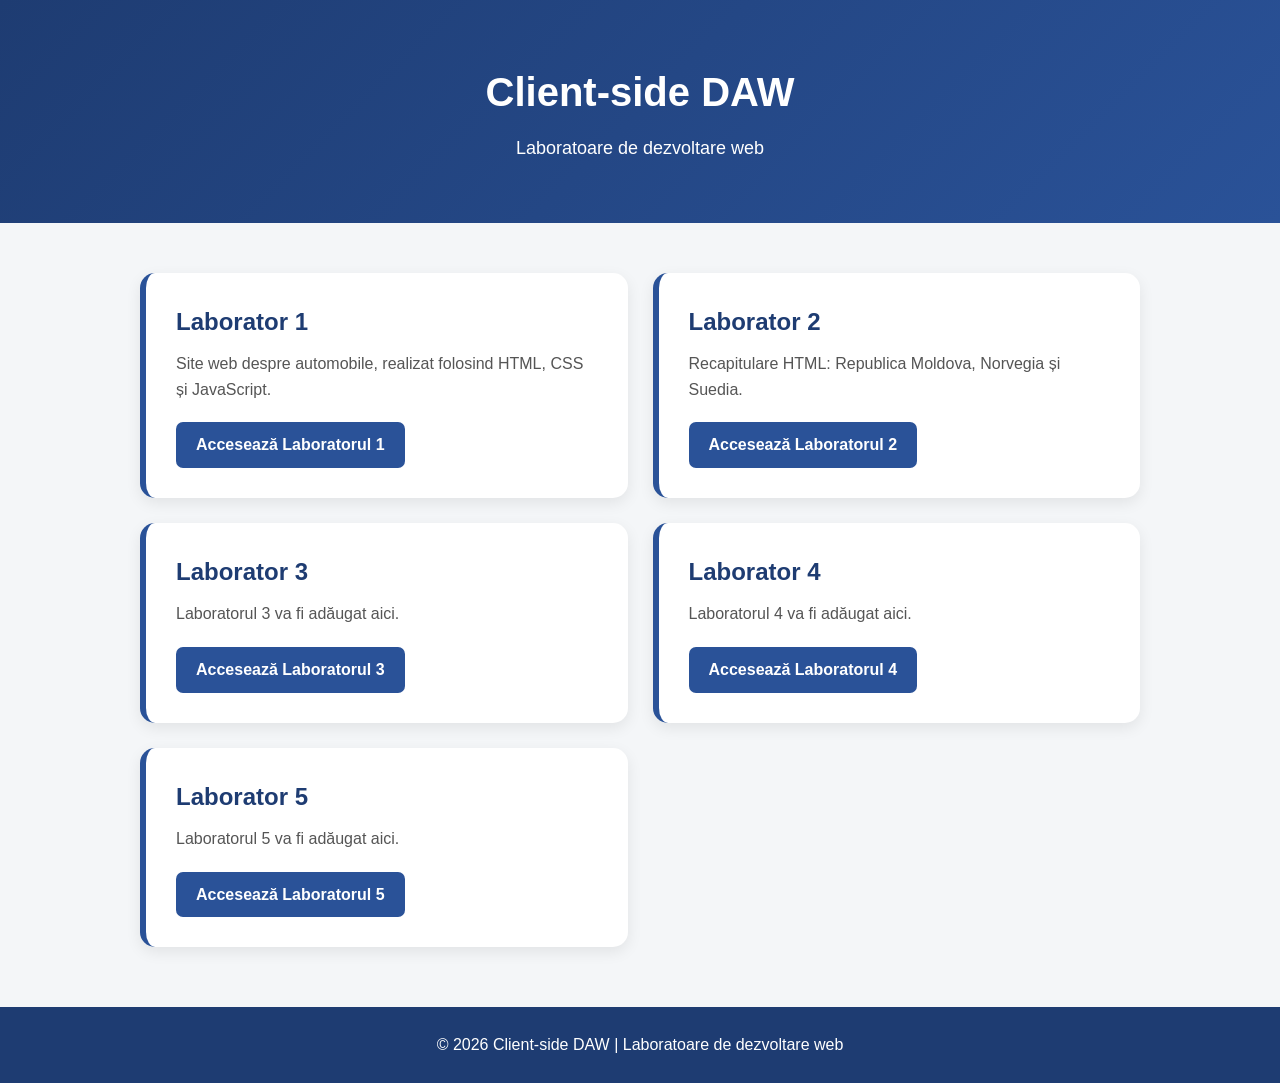
<file: index.html>
<!DOCTYPE html>
<html lang="ro">
<head>
    <meta charset="UTF-8">
    <meta name="viewport" content="width=device-width, initial-scale=1.0">

    <title>Client-side DAW - Laboratoare</title>

    <style>
        * {
            margin: 0;
            padding: 0;
            box-sizing: border-box;
        }

        body {
            font-family: Arial, sans-serif;
            background-color: #f4f6f8;
            color: #2c2c2c;
            line-height: 1.6;
        }

        header {
            background: linear-gradient(135deg, #1e3c72, #2a5298);
            color: white;
            text-align: center;
            padding: 60px 20px;
        }

        header h1 {
            font-size: 40px;
            margin-bottom: 10px;
        }

        header p {
            font-size: 18px;
        }

        main {
            width: 90%;
            max-width: 1000px;
            margin: 50px auto;
        }

        .laboratoare {
            display: grid;
            grid-template-columns: repeat(2, 1fr);
            gap: 25px;
        }

        .laborator {
            background-color: white;
            padding: 30px;
            border-radius: 15px;
            box-shadow: 0 5px 15px rgba(0, 0, 0, 0.08);
            border-left: 6px solid #2a5298;
            transition: transform 0.3s, box-shadow 0.3s;
        }

        .laborator:hover {
            transform: translateY(-5px);
            box-shadow: 0 10px 25px rgba(0, 0, 0, 0.12);
        }

        .laborator h2 {
            color: #1e3c72;
            margin-bottom: 10px;
        }

        .laborator p {
            margin-bottom: 20px;
            color: #555;
        }

        .laborator a {
            display: inline-block;
            background-color: #2a5298;
            color: white;
            text-decoration: none;
            padding: 10px 20px;
            border-radius: 7px;
            font-weight: bold;
            transition: background-color 0.3s;
        }

        .laborator a:hover {
            background-color: #1e3c72;
        }

        footer {
            background-color: #1e3c72;
            color: white;
            text-align: center;
            padding: 25px;
            margin-top: 60px;
        }

        @media (max-width: 700px) {
            header h1 {
                font-size: 30px;
            }

            .laboratoare {
                grid-template-columns: 1fr;
            }

            main {
                width: 95%;
            }
        }
    </style>
</head>

<body>

    <header>
        <h1>Client-side DAW</h1>
        <p>Laboratoare de dezvoltare web</p>
    </header>

    <main>

        <div class="laboratoare">

            <div class="laborator">
                <h2>Laborator 1</h2>
                <p>Site web despre automobile, realizat folosind HTML, CSS și JavaScript.</p>
                <a href="Laborator%201/index.html">Accesează Laboratorul 1</a>
            </div>

            <div class="laborator">
                <h2>Laborator 2</h2>
                <p>Recapitulare HTML: Republica Moldova, Norvegia și Suedia.</p>
                <a href="Laborator%202/index.html">Accesează Laboratorul 2</a>
            </div>

            <div class="laborator">
                <h2>Laborator 3</h2>
                <p>Laboratorul 3 va fi adăugat aici.</p>
                <a href="Laborator%203/index.html">Accesează Laboratorul 3</a>
            </div>

            <div class="laborator">
                <h2>Laborator 4</h2>
                <p>Laboratorul 4 va fi adăugat aici.</p>
                <a href="Laborator%204/index.html">Accesează Laboratorul 4</a>
            </div>

            <div class="laborator">
                <h2>Laborator 5</h2>
                <p>Laboratorul 5 va fi adăugat aici.</p>
                <a href="Laborator%205/index.html">Accesează Laboratorul 5</a>
            </div>

        </div>

    </main>

    <footer>
        <p>&copy; 2026 Client-side DAW | Laboratoare de dezvoltare web</p>
    </footer>

</body>
</html>
</file>
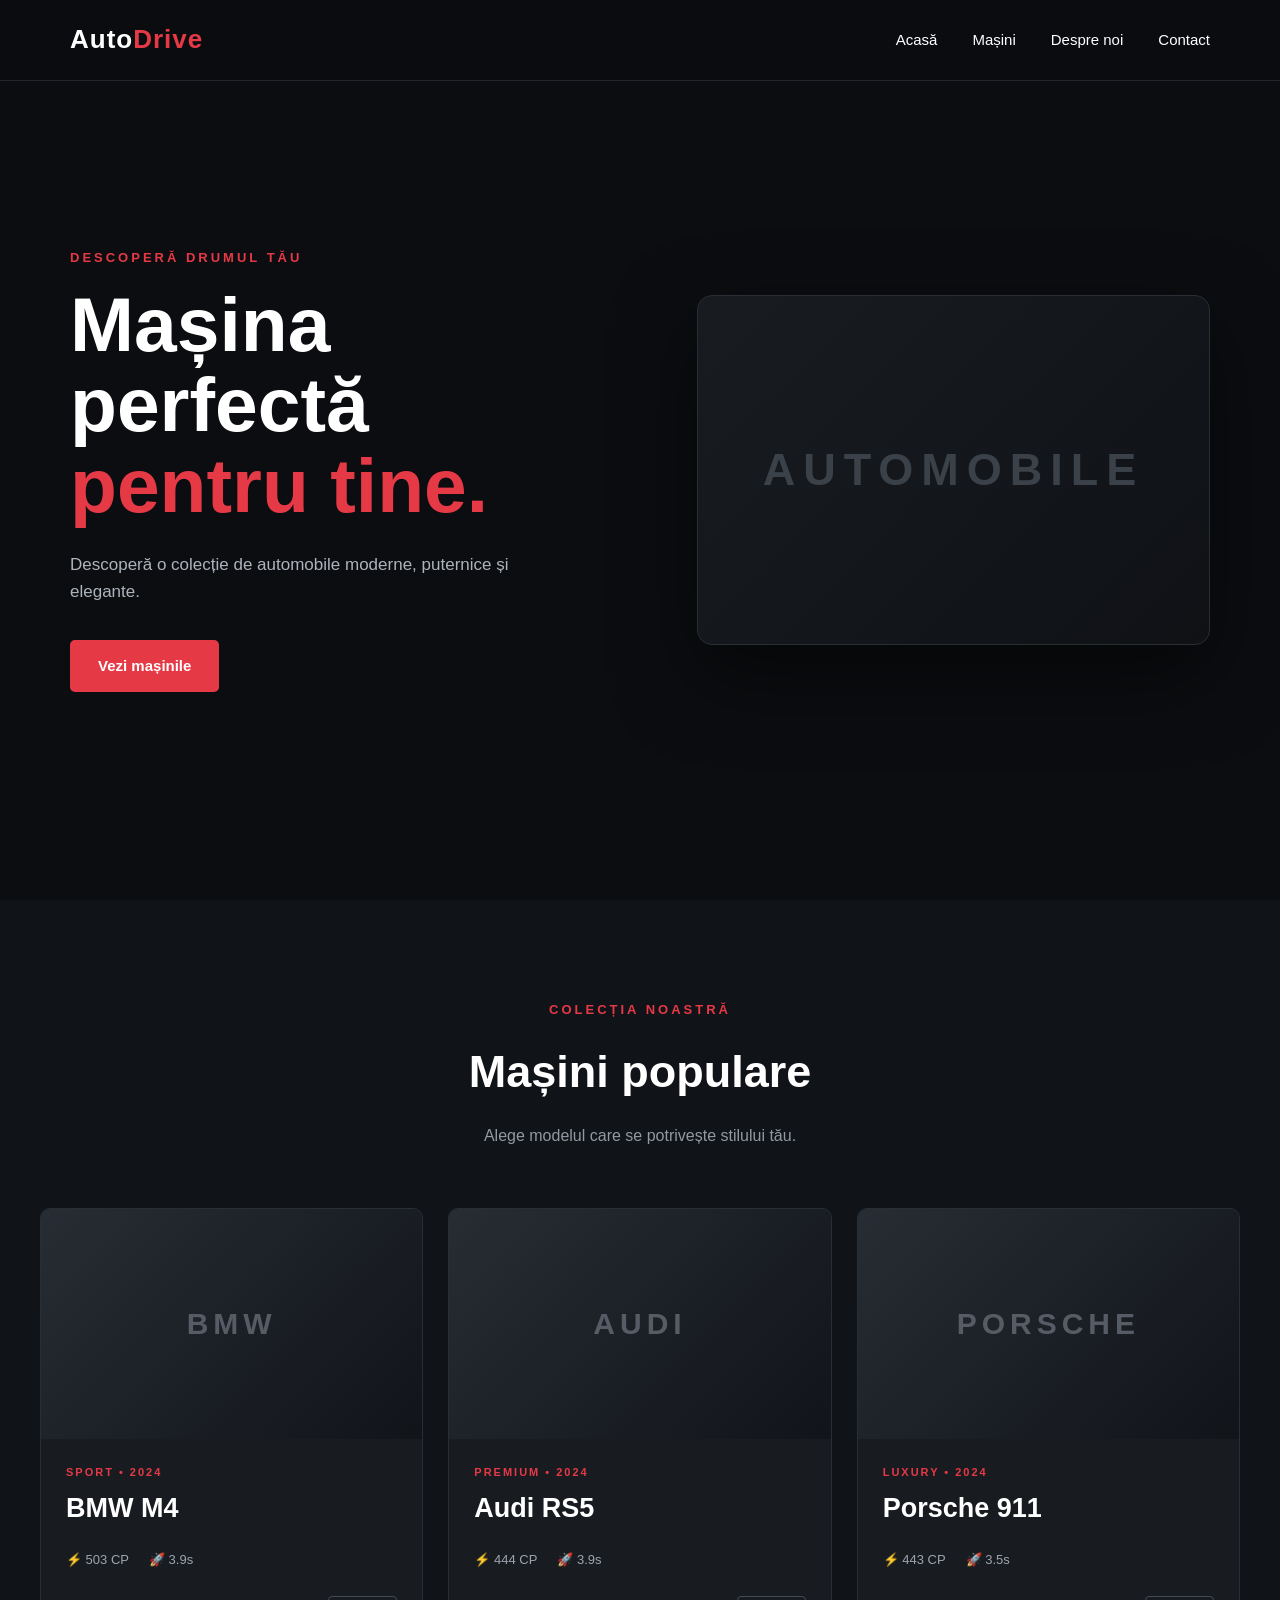
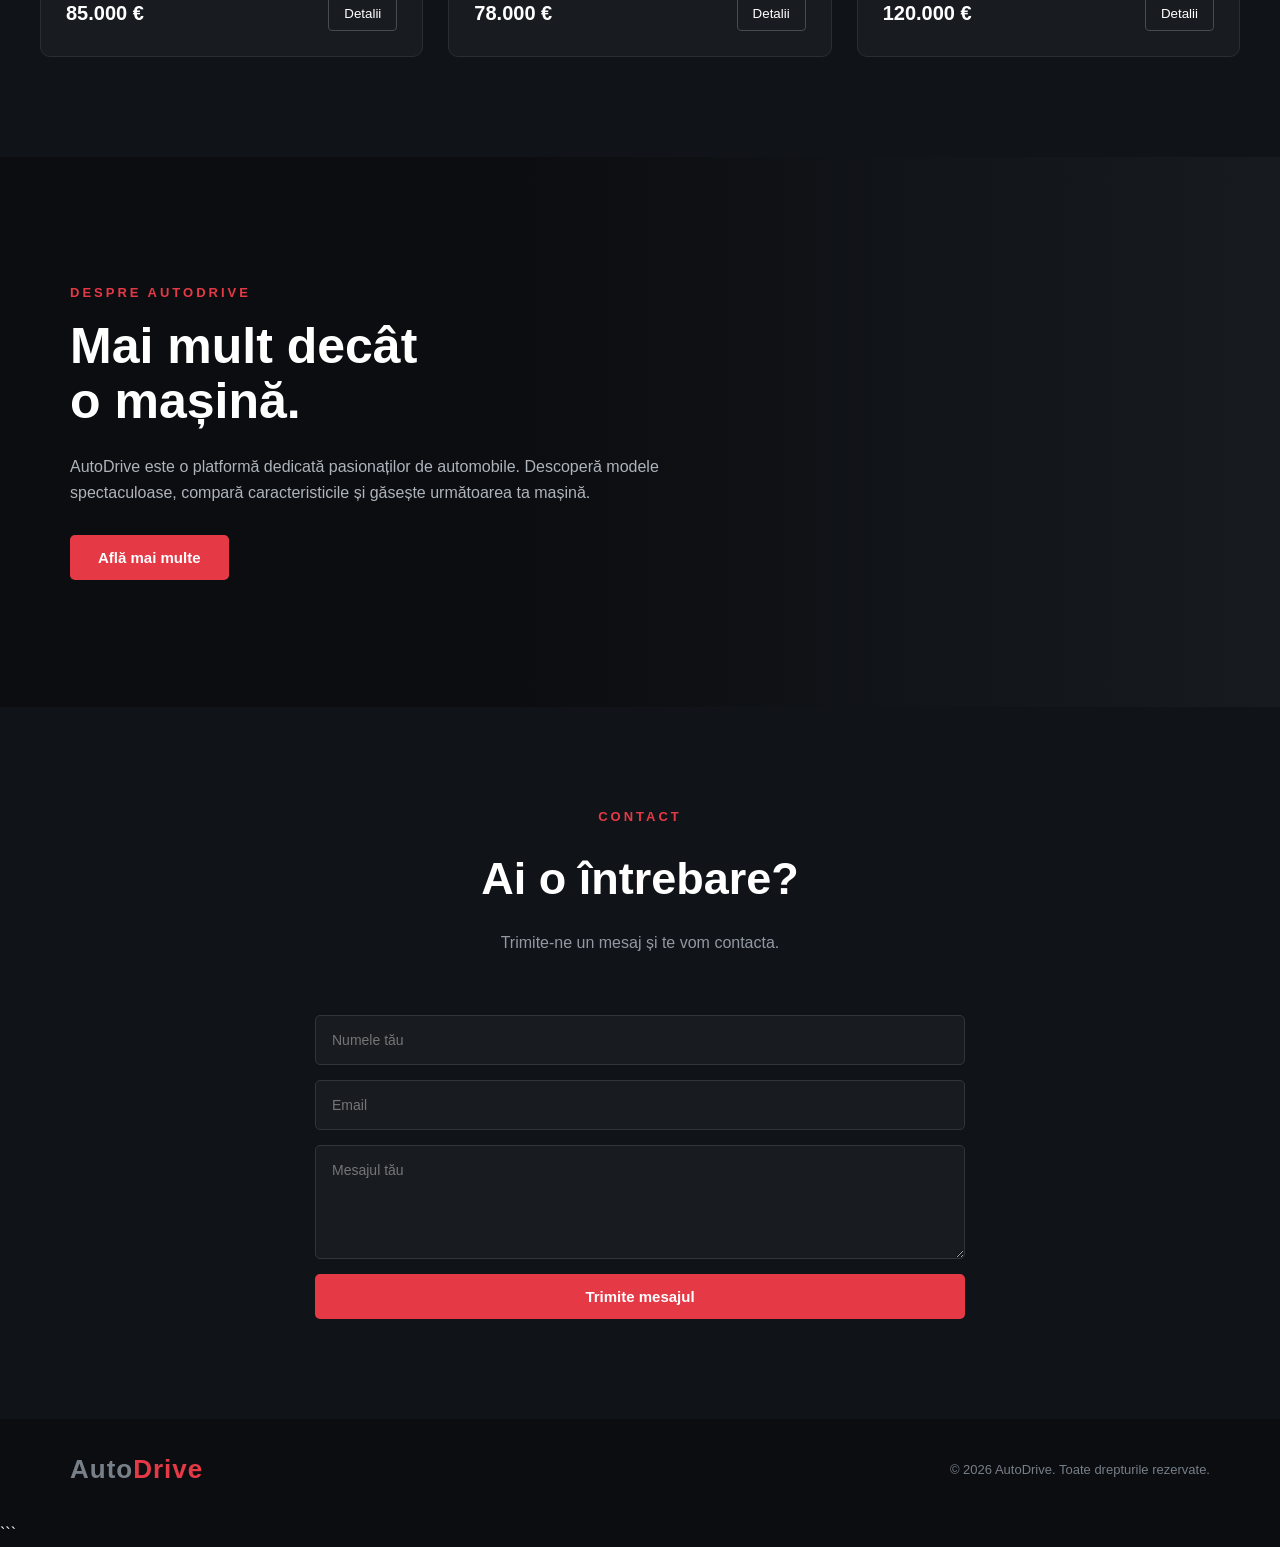
<file: Laborator 1/index.html>
<!DOCTYPE html>
<html lang="ro">
<head>
    <meta charset="UTF-8">
    <meta name="viewport" content="width=device-width, initial-scale=1.0">
    <title>AutoDrive - Mașini Premium</title>

    <link rel="stylesheet" href="style.css">
</head>

<body>

    <!-- Navigare -->
    <header>
        <nav class="navbar">
            <div class="logo">Auto<span>Drive</span></div>

            <ul class="nav-links">
                <li><a href="#home">Acasă</a></li>
                <li><a href="#cars">Mașini</a></li>
                <li><a href="#about">Despre noi</a></li>
                <li><a href="#contact">Contact</a></li>
            </ul>

            <button class="menu-btn">☰</button>
        </nav>
    </header>


    <!-- Secțiunea principală -->
    <main>

        <section id="home" class="hero">
            <div class="hero-content">
                <p class="subtitle">DESCOPERĂ DRUMUL TĂU</p>

                <h1>
                    Mașina perfectă<br>
                    <span>pentru tine.</span>
                </h1>

                <p class="hero-text">
                    Descoperă o colecție de automobile moderne,
                    puternice și elegante.
                </p>

                <a href="#cars" class="btn">Vezi mașinile</a>
            </div>

            <div class="hero-car">
                <div class="car-placeholder">AUTOMOBILE</div>
            </div>
        </section>


        <!-- Mașini -->
        <section id="cars" class="cars-section">

            <div class="section-title">
                <p class="subtitle">COLECȚIA NOASTRĂ</p>
                <h2>Mașini populare</h2>
                <p>
                    Alege modelul care se potrivește stilului tău.
                </p>
            </div>


            <div class="cars-container">

                <!-- Mașina 1 -->
                <article class="car-card">
                    <div class="car-image">
                        <span>BMW</span>
                    </div>

                    <div class="car-info">
                        <p class="car-type">SPORT • 2024</p>
                        <h3>BMW M4</h3>

                        <div class="car-details">
                            <span>⚡ 503 CP</span>
                            <span>🚀 3.9s</span>
                        </div>

                        <div class="car-bottom">
                            <strong>85.000 €</strong>
                            <button class="details-btn"
                                    onclick="showMessage('BMW M4')">
                                Detalii
                            </button>
                        </div>
                    </div>
                </article>


                <!-- Mașina 2 -->
                <article class="car-card">
                    <div class="car-image">
                        <span>AUDI</span>
                    </div>

                    <div class="car-info">
                        <p class="car-type">PREMIUM • 2024</p>
                        <h3>Audi RS5</h3>

                        <div class="car-details">
                            <span>⚡ 444 CP</span>
                            <span>🚀 3.9s</span>
                        </div>

                        <div class="car-bottom">
                            <strong>78.000 €</strong>
                            <button class="details-btn"
                                    onclick="showMessage('Audi RS5')">
                                Detalii
                            </button>
                        </div>
                    </div>
                </article>


                <!-- Mașina 3 -->
                <article class="car-card">
                    <div class="car-image">
                        <span>PORSCHE</span>
                    </div>

                    <div class="car-info">
                        <p class="car-type">LUXURY • 2024</p>
                        <h3>Porsche 911</h3>

                        <div class="car-details">
                            <span>⚡ 443 CP</span>
                            <span>🚀 3.5s</span>
                        </div>

                        <div class="car-bottom">
                            <strong>120.000 €</strong>
                            <button class="details-btn"
                                    onclick="showMessage('Porsche 911')">
                                Detalii
                            </button>
                        </div>
                    </div>
                </article>

            </div>
        </section>


        <!-- Despre noi -->
        <section id="about" class="about-section">

            <div class="about-content">
                <p class="subtitle">DESPRE AUTODRIVE</p>

                <h2>
                    Mai mult decât<br>
                    o mașină.
                </h2>

                <p>
                    AutoDrive este o platformă dedicată pasionaților
                    de automobile. Descoperă modele spectaculoase,
                    compară caracteristicile și găsește următoarea
                    ta mașină.
                </p>

                <button class="btn" onclick="showAboutMessage()">
                    Află mai multe
                </button>
            </div>

        </section>


        <!-- Contact -->
        <section id="contact" class="contact-section">

            <div class="section-title">
                <p class="subtitle">CONTACT</p>
                <h2>Ai o întrebare?</h2>
                <p>
                    Trimite-ne un mesaj și te vom contacta.
                </p>
            </div>

            <form id="contactForm">

                <input
                    type="text"
                    id="name"
                    placeholder="Numele tău"
                    required
                >

                <input
                    type="email"
                    id="email"
                    placeholder="Email"
                    required
                >

                <textarea
                    id="message"
                    placeholder="Mesajul tău"
                    rows="5"
                    required
                ></textarea>

                <button type="submit" class="btn">
                    Trimite mesajul
                </button>

            </form>

        </section>

    </main>


    <!-- Footer -->
    <footer>
        <div class="logo">Auto<span>Drive</span></div>

        <p>
            © 2026 AutoDrive. Toate drepturile rezervate.
        </p>
    </footer>


    <script src="script.js"></script>

</body>
</html>
```
</file>
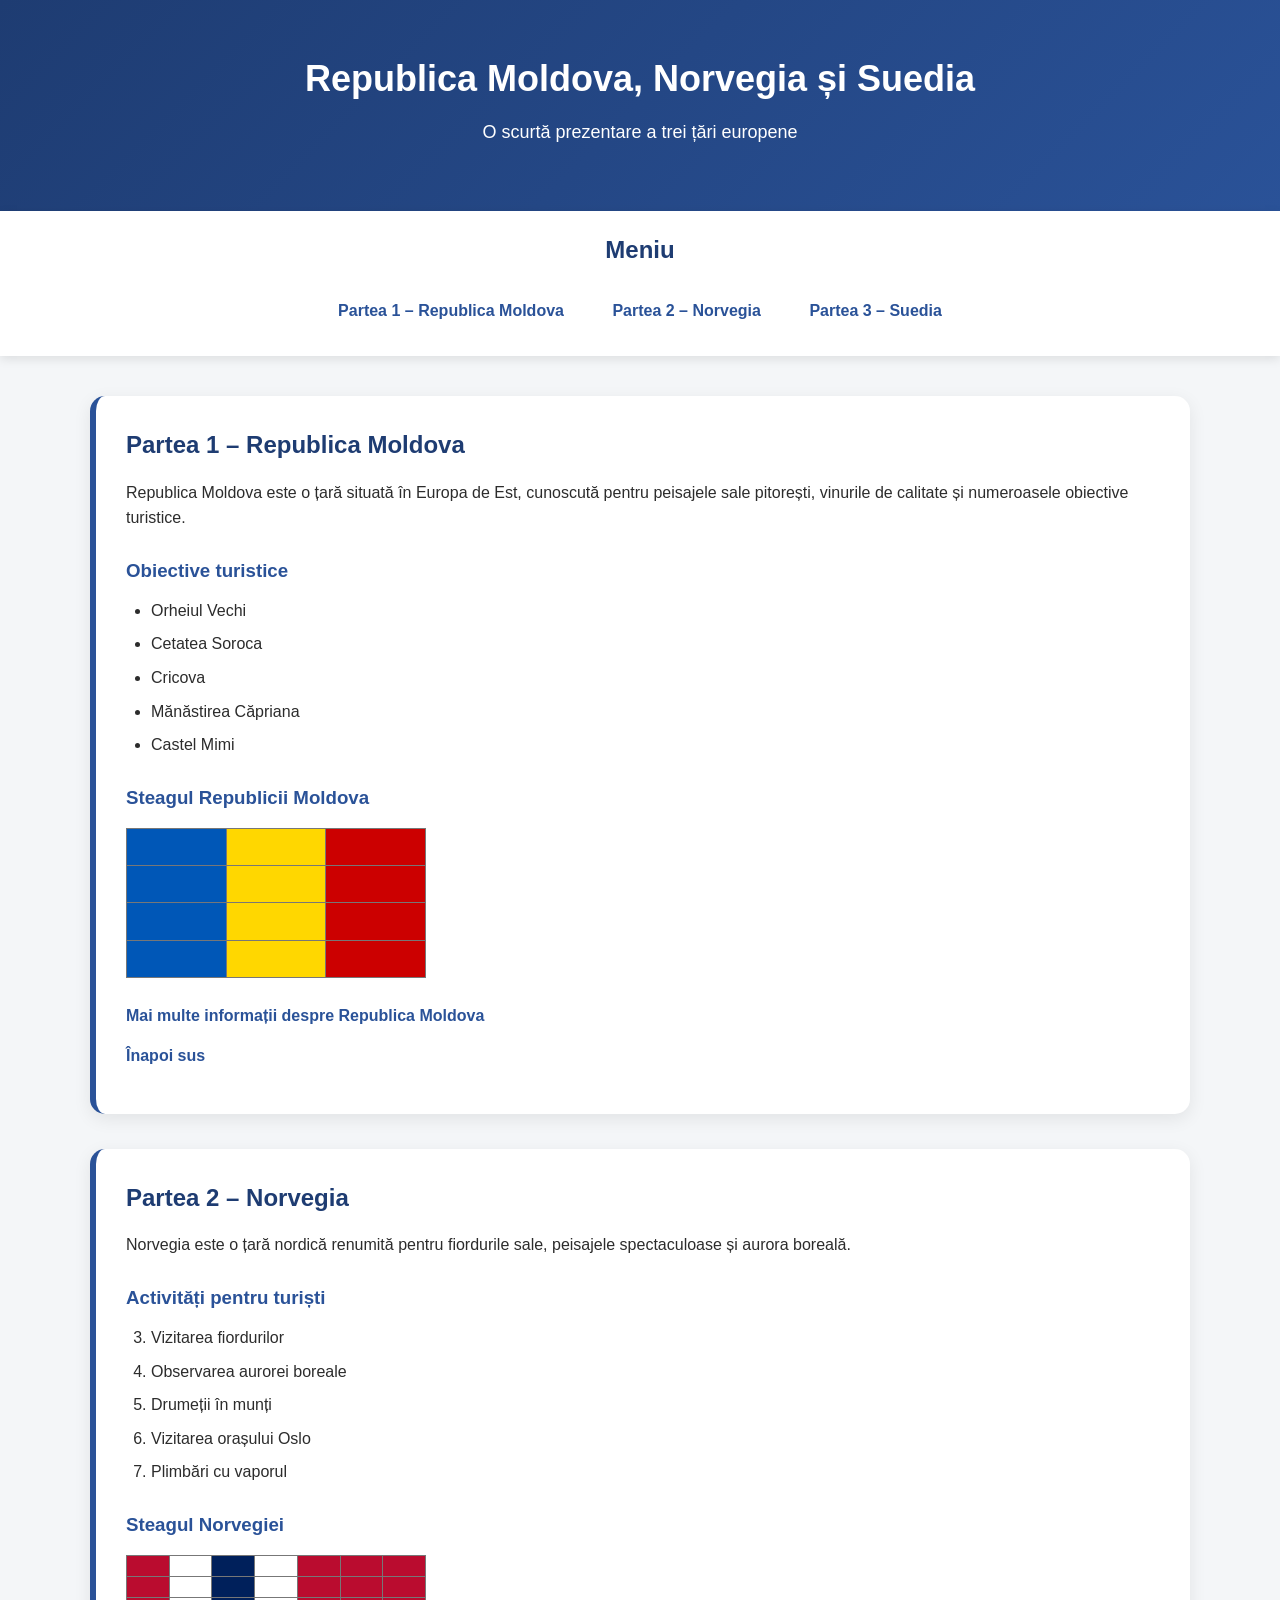
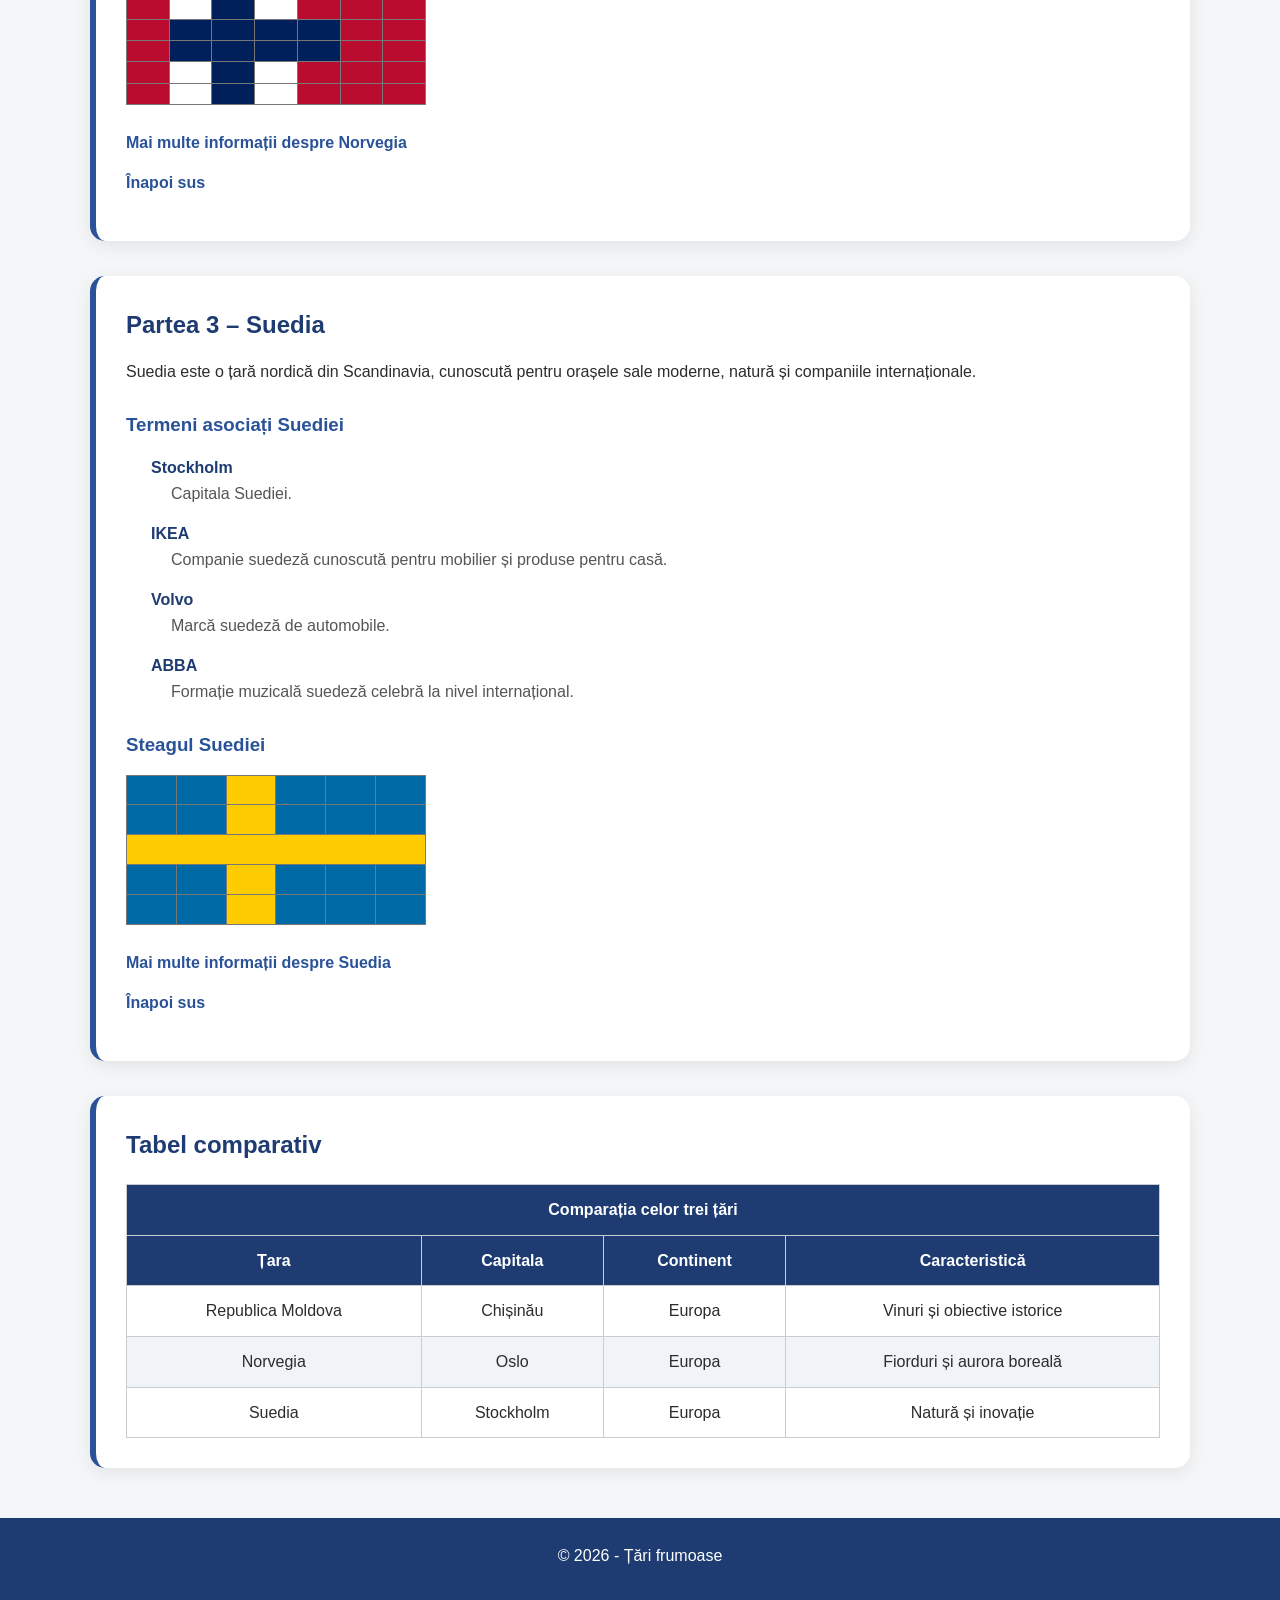
<file: Laborator 2/index.html>
<!DOCTYPE html>
<html lang="ro">

<head>
    <meta charset="UTF-8">
    <meta name="viewport" content="width=device-width, initial-scale=1.0">

    <title>Republica Moldova, Norvegia și Suedia</title>

    <link rel="stylesheet" href="style.css">
</head>

<body>

    <!-- HEADER -->
    <header id="top">
        <h1>Republica Moldova, Norvegia și Suedia</h1>

        <p>
            O scurtă prezentare a trei țări europene
        </p>
    </header>


    <!-- MENIU -->
    <nav>
        <h2>Meniu</h2>

        <a href="#moldova">Partea 1 – Republica Moldova</a>

        <a href="#norvegia">Partea 2 – Norvegia</a>

        <a href="#suedia">Partea 3 – Suedia</a>
    </nav>


    <!-- CONTINUT PRINCIPAL -->
    <main>


        <!-- REPUBLICA MOLDOVA -->
        <div id="moldova">

            <section>

                <article>

                    <h2>Partea 1 – Republica Moldova</h2>

                    <p>
                        Republica Moldova este o țară situată în Europa de Est,
                        cunoscută pentru peisajele sale pitorești, vinurile de
                        calitate și numeroasele obiective turistice.
                    </p>


                    <h3>Obiective turistice</h3>

                    <ul>
                        <li>Orheiul Vechi</li>
                        <li>Cetatea Soroca</li>
                        <li>Cricova</li>
                        <li>Mănăstirea Căpriana</li>
                        <li>Castel Mimi</li>
                    </ul>


                    <h3>Steagul Republicii Moldova</h3>

                    <table class="flag moldova-flag">
                        <tr>
                            <td bgcolor="#0057B7"></td>
                            <td bgcolor="#FFD700"></td>
                            <td bgcolor="#CC0000"></td>
                        </tr>

                        <tr>
                            <td bgcolor="#0057B7"></td>
                            <td bgcolor="#FFD700"></td>
                            <td bgcolor="#CC0000"></td>
                        </tr>

                        <tr>
                            <td bgcolor="#0057B7"></td>
                            <td bgcolor="#FFD700"></td>
                            <td bgcolor="#CC0000"></td>
                        </tr>

                        <tr>
                            <td bgcolor="#0057B7"></td>
                            <td bgcolor="#FFD700"></td>
                            <td bgcolor="#CC0000"></td>
                        </tr>
                    </table>


                    <p>
                        <a href="https://ro.wikipedia.org/wiki/Republica_Moldova"
                           target="_blank">
                            Mai multe informații despre Republica Moldova
                        </a>
                    </p>


                    <p>
                        <a href="#top">Înapoi sus</a>
                    </p>

                </article>

            </section>

        </div>


        <!-- NORVEGIA -->
        <div id="norvegia">

            <section>

                <article>

                    <h2>Partea 2 – Norvegia</h2>

                    <p>
                        Norvegia este o țară nordică renumită pentru fiordurile
                        sale, peisajele spectaculoase și aurora boreală.
                    </p>


                    <h3>Activități pentru turiști</h3>

                    <ol start="3">
                        <li>Vizitarea fiordurilor</li>
                        <li>Observarea aurorei boreale</li>
                        <li>Drumeții în munți</li>
                        <li>Vizitarea orașului Oslo</li>
                        <li>Plimbări cu vaporul</li>
                    </ol>


                    <h3>Steagul Norvegiei</h3>

                    <table class="flag norway-flag">

                        <tr>
                            <td bgcolor="#BA0C2F"></td>
                            <td bgcolor="#FFFFFF"></td>
                            <td bgcolor="#00205B"></td>
                            <td bgcolor="#FFFFFF"></td>
                            <td bgcolor="#BA0C2F"></td>
                            <td bgcolor="#BA0C2F"></td>
                            <td bgcolor="#BA0C2F"></td>
                        </tr>

                        <tr>
                            <td bgcolor="#BA0C2F"></td>
                            <td bgcolor="#FFFFFF"></td>
                            <td bgcolor="#00205B"></td>
                            <td bgcolor="#FFFFFF"></td>
                            <td bgcolor="#BA0C2F"></td>
                            <td bgcolor="#BA0C2F"></td>
                            <td bgcolor="#BA0C2F"></td>
                        </tr>

                        <tr>
                            <td bgcolor="#BA0C2F"></td>
                            <td bgcolor="#FFFFFF"></td>
                            <td bgcolor="#00205B"></td>
                            <td bgcolor="#FFFFFF"></td>
                            <td bgcolor="#BA0C2F"></td>
                            <td bgcolor="#BA0C2F"></td>
                            <td bgcolor="#BA0C2F"></td>
                        </tr>

                        <tr>
                            <td bgcolor="#BA0C2F"></td>
                            <td bgcolor="#00205B"></td>
                            <td bgcolor="#00205B"></td>
                            <td bgcolor="#00205B"></td>
                            <td bgcolor="#00205B"></td>
                            <td bgcolor="#BA0C2F"></td>
                            <td bgcolor="#BA0C2F"></td>
                        </tr>

                        <tr>
                            <td bgcolor="#BA0C2F"></td>
                            <td bgcolor="#00205B"></td>
                            <td bgcolor="#00205B"></td>
                            <td bgcolor="#00205B"></td>
                            <td bgcolor="#00205B"></td>
                            <td bgcolor="#BA0C2F"></td>
                            <td bgcolor="#BA0C2F"></td>
                        </tr>

                        <tr>
                            <td bgcolor="#BA0C2F"></td>
                            <td bgcolor="#FFFFFF"></td>
                            <td bgcolor="#00205B"></td>
                            <td bgcolor="#FFFFFF"></td>
                            <td bgcolor="#BA0C2F"></td>
                            <td bgcolor="#BA0C2F"></td>
                            <td bgcolor="#BA0C2F"></td>
                        </tr>

                        <tr>
                            <td bgcolor="#BA0C2F"></td>
                            <td bgcolor="#FFFFFF"></td>
                            <td bgcolor="#00205B"></td>
                            <td bgcolor="#FFFFFF"></td>
                            <td bgcolor="#BA0C2F"></td>
                            <td bgcolor="#BA0C2F"></td>
                            <td bgcolor="#BA0C2F"></td>
                        </tr>

                    </table>


                    <p>
                        <a href="https://ro.wikipedia.org/wiki/Norvegia"
                           target="_blank">
                            Mai multe informații despre Norvegia
                        </a>
                    </p>


                    <p>
                        <a href="#top">Înapoi sus</a>
                    </p>

                </article>

            </section>

        </div>


        <!-- SUEDIA -->
        <div id="suedia">

            <section>

                <article>

                    <h2>Partea 3 – Suedia</h2>

                    <p>
                        Suedia este o țară nordică din Scandinavia, cunoscută
                        pentru orașele sale moderne, natură și companiile
                        internaționale.
                    </p>


                    <h3>Termeni asociați Suediei</h3>

                    <dl>

                        <dt>Stockholm</dt>
                        <dd>Capitala Suediei.</dd>

                        <dt>IKEA</dt>
                        <dd>
                            Companie suedeză cunoscută pentru mobilier
                            și produse pentru casă.
                        </dd>

                        <dt>Volvo</dt>
                        <dd>
                            Marcă suedeză de automobile.
                        </dd>

                        <dt>ABBA</dt>
                        <dd>
                            Formație muzicală suedeză celebră la nivel
                            internațional.
                        </dd>

                    </dl>


                    <h3>Steagul Suediei</h3>

                    <table class="flag sweden-flag">

                        <tr>
                            <td bgcolor="#006AA7"></td>
                            <td bgcolor="#006AA7"></td>
                            <td bgcolor="#FECC00"></td>
                            <td bgcolor="#006AA7"></td>
                            <td bgcolor="#006AA7"></td>
                            <td bgcolor="#006AA7"></td>
                        </tr>

                        <tr>
                            <td bgcolor="#006AA7"></td>
                            <td bgcolor="#006AA7"></td>
                            <td bgcolor="#FECC00"></td>
                            <td bgcolor="#006AA7"></td>
                            <td bgcolor="#006AA7"></td>
                            <td bgcolor="#006AA7"></td>
                        </tr>

                        <tr>
                            <td colspan="6" bgcolor="#FECC00"></td>
                        </tr>

                        <tr>
                            <td bgcolor="#006AA7"></td>
                            <td bgcolor="#006AA7"></td>
                            <td bgcolor="#FECC00"></td>
                            <td bgcolor="#006AA7"></td>
                            <td bgcolor="#006AA7"></td>
                            <td bgcolor="#006AA7"></td>
                        </tr>

                        <tr>
                            <td bgcolor="#006AA7"></td>
                            <td bgcolor="#006AA7"></td>
                            <td bgcolor="#FECC00"></td>
                            <td bgcolor="#006AA7"></td>
                            <td bgcolor="#006AA7"></td>
                            <td bgcolor="#006AA7"></td>
                        </tr>

                    </table>


                    <p>
                        <a href="https://ro.wikipedia.org/wiki/Suedia"
                           target="_blank">
                            Mai multe informații despre Suedia
                        </a>
                    </p>


                    <p>
                        <a h ref="#top">Înapoi sus</a>
                    </p>

                </article>

            </section>

        </div>


        <!-- TABEL COMPARATIV -->
        <div id="comparatie">

            <section>

                <article>

                    <h2>Tabel comparativ</h2>

                    <table class="comparison-table">

                        <tr>
                            <th colspan="4">
                                Comparația celor trei țări
                            </th>
                        </tr>

                        <tr>
                            <th>Țara</th>
                            <th>Capitala</th>
                            <th>Continent</th>
                            <th>Caracteristică</th>
                        </tr>

                        <tr>
                            <td>Republica Moldova</td>
                            <td>Chișinău</td>
                            <td>Europa</td>
                            <td>Vinuri și obiective istorice</td>
                        </tr>

                        <tr>
                            <td>Norvegia</td>
                            <td>Oslo</td>
                            <td>Europa</td>
                            <td>Fiorduri și aurora boreală</td>
                        </tr>

                        <tr>
                            <td>Suedia</td>
                            <td>Stockholm</td>
                            <td>Europa</td>
                            <td>Natură și inovație</td>
                        </tr>

                    </table>

                </article>

            </section>

        </div>

    </main>


    <!-- FOOTER -->
    <footer>

        <p>
            © 2026 - Țări frumoase
        </p>

    </footer>

</body>

</html>
</file>
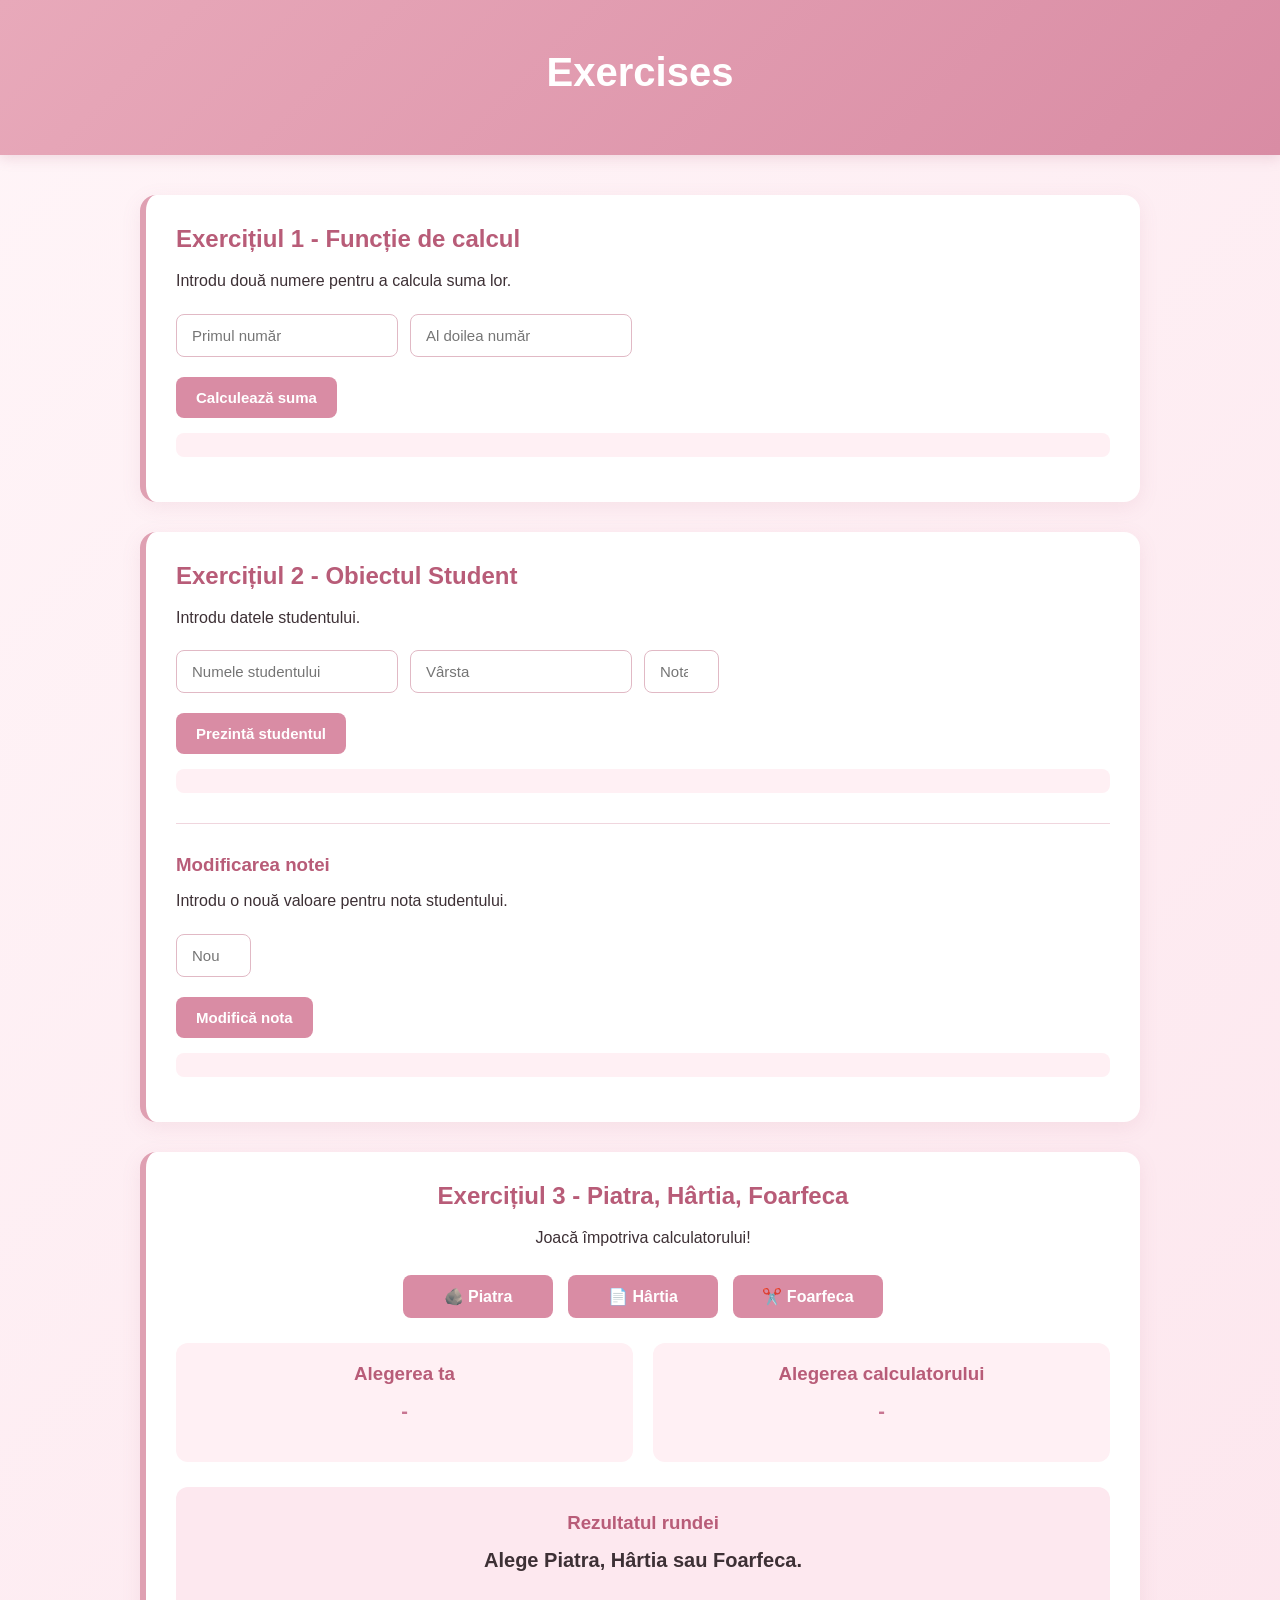
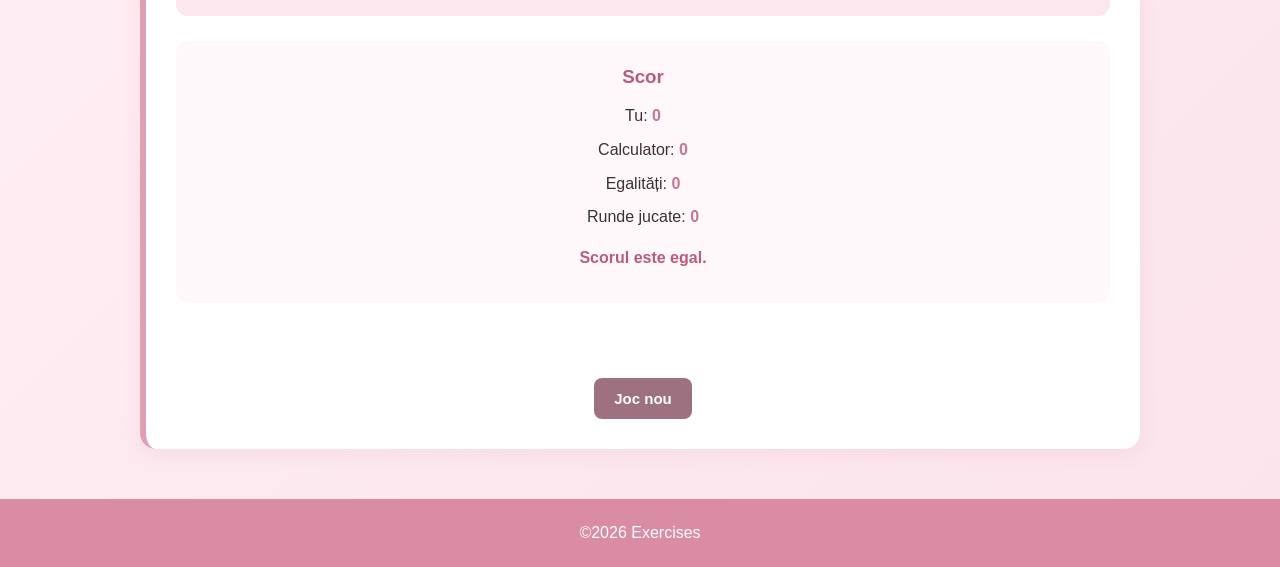
<file: Laborator 3/index.html>
<!DOCTYPE html>
<html lang="ro">

<head>
    <meta charset="UTF-8">
    <meta name="viewport" content="width=device-width, initial-scale=1.0">

    <title>JavaScript Exercises</title>

    <link rel="stylesheet" href="style.css">
</head>

<body>

    <header>
        <h1>Exercises</h1>
    </header>


    <main>

        <section class="card">

            <h2>Exercițiul 1 - Funcție de calcul</h2>

            <p>
                Introdu două numere pentru a calcula suma lor.
            </p>

            <div class="inputs">

                <input
                    type="number"
                    id="numberA"
                    placeholder="Primul număr"
                >

                <input
                    type="number"
                    id="numberB"
                    placeholder="Al doilea număr"
                >

            </div>

            <button id="sumButton">
                Calculează suma
            </button>

            <p id="sumResult"></p>

        </section>


        <!-- =========================
             EXERCIȚIUL 2
        ========================== -->

        <section class="card">

            <h2>Exercițiul 2 - Obiectul Student</h2>

            <p>
                Introdu datele studentului.
            </p>

            <div class="inputs">

                <input
                    type="text"
                    id="studentName"
                    placeholder="Numele studentului"
                >

                <input
                    type="number"
                    id="studentAge"
                    placeholder="Vârsta"
                >

                <input
                    type="number"
                    id="studentGrade"
                    placeholder="Nota"
                    min="1"
                    max="10"
                >

            </div>

            <button id="studentButton">
                Prezintă studentul
            </button>

            <p id="studentResult"></p>


            <hr>


            <h3>Modificarea notei</h3>

            <p>
                Introdu o nouă valoare pentru nota studentului.
            </p>

            <div class="inputs">

                <input
                    type="number"
                    id="newGrade"
                    placeholder="Noua notă"
                    min="1"
                    max="10"
                >

            </div>

            <button id="gradeButton">
                Modifică nota
            </button>

            <p id="gradeResult"></p>

        </section>


        <!-- =========================
             EXERCIȚIUL 3
        ========================== -->

        <section class="card game-card">

            <h2>Exercițiul 3 - Piatra, Hârtia, Foarfeca</h2>

            <p>
                Joacă împotriva calculatorului!
            </p>


            <div class="choices">

                <button
                    class="choice-button"
                    data-choice="piatra"
                >
                    🪨 Piatra
                </button>

                <button
                    class="choice-button"
                    data-choice="hartia"
                >
                    📄 Hârtia
                </button>

                <button
                    class="choice-button"
                    data-choice="foarfeca"
                >
                    ✂️ Foarfeca
                </button>

            </div>


            <div class="game-info">

                <div class="result-box">

                    <h3>Alegerea ta</h3>

                    <p id="playerChoice">-</p>

                </div>


                <div class="result-box">

                    <h3>Alegerea calculatorului</h3>

                    <p id="computerChoice">-</p>

                </div>

            </div>


            <div class="round-result">

                <h3>Rezultatul rundei</h3>

                <p id="roundResult">
                    Alege Piatra, Hârtia sau Foarfeca.
                </p>

            </div>


            <div class="score">

                <h3>Scor</h3>

                <p>
                    Tu:
                    <span id="playerScore">0</span>
                </p>

                <p>
                    Calculator:
                    <span id="computerScore">0</span>
                </p>

                <p>
                    Egalități:
                    <span id="drawScore">0</span>
                </p>

                <p>
                    Runde jucate:
                    <span id="roundsPlayed">0</span>
                </p>

                <p id="leaderMessage">
                    Scorul este egal.
                </p>

            </div>


            <div id="finalMessage"></div>


            <button id="newGameButton" class="new-game">
                Joc nou
            </button>

        </section>

    </main>


    <footer>
        <p>©2026 Exercises</p>
    </footer>


    <script src="script.js"></script>

</body>

</html>
</file>
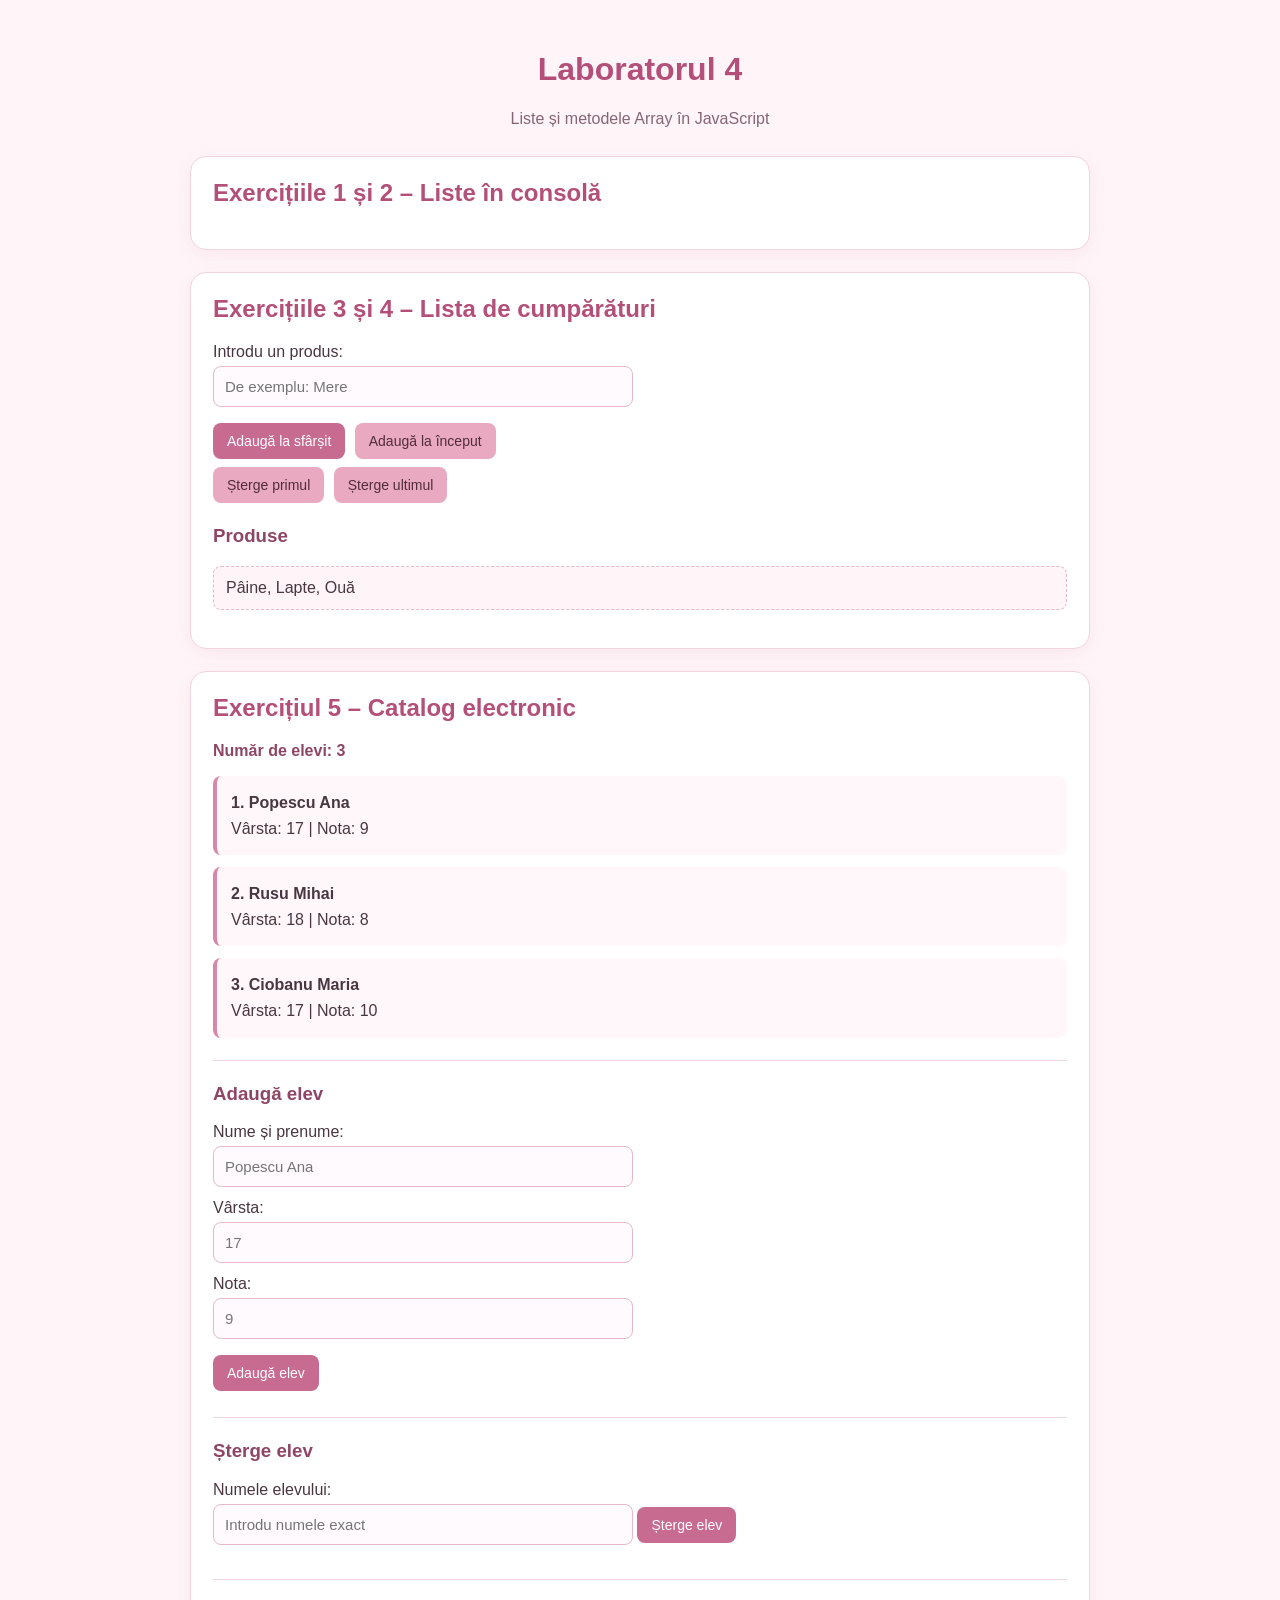
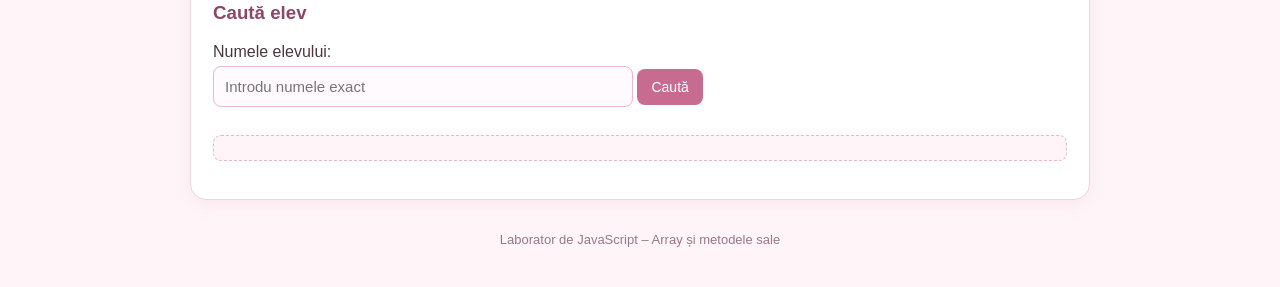
<file: Laborator 4/index.html>
<!DOCTYPE html>
<html lang="ro">
<head>
  <meta charset="UTF-8">
  <meta name="viewport" content="width=device-width, initial-scale=1.0">
  <title>Laboratorul 4</title>

  <style>
    * {
      box-sizing: border-box;
    }

    body {
      margin: 0;
      padding: 30px 16px;
      font-family: Arial, sans-serif;
      background: #fff5f8;
      color: #493640;
    }

    .container {
      max-width: 900px;
      margin: auto;
    }

    header {
      text-align: center;
      margin-bottom: 28px;
    }

    header h1 {
      color: #b34f78;
    }

    header p {
      color: #856574;
    }

    section {
      background: white;
      padding: 22px;
      margin-bottom: 22px;
      border: 1px solid #f1d4df;
      border-radius: 16px;
      box-shadow: 0 5px 18px rgba(179, 79, 120, 0.08);
    }

    h2 {
      color: #b34f78;
      margin-top: 0;
    }

    h3 {
      color: #8e4666;
    }

    input {
      width: 100%;
      max-width: 420px;
      padding: 11px;
      margin: 5px 0 12px;
      border: 1px solid #e6b9cb;
      border-radius: 8px;
      font-size: 15px;
      background: #fffafd;
    }

    input:focus {
      outline: 2px solid #e8a9c2;
    }

    button {
      padding: 10px 14px;
      margin: 4px 5px 4px 0;
      border: none;
      border-radius: 8px;
      background: #c76b91;
      color: white;
      font-size: 14px;
      cursor: pointer;
    }

    button:hover {
      background: #a94e76;
    }

    .secondary {
      background: #e9a9c1;
      color: #512c3d;
    }

    .secondary:hover {
      background: #dc8eae;
    }

    .list-output,
    .result-output {
      padding: 12px;
      min-height: 22px;
      background: #fff4f8;
      border: 1px dashed #e6b9cb;
      border-radius: 8px;
      overflow-wrap: anywhere;
    }

    .student-card {
      margin: 12px 0;
      padding: 14px;
      background: #fff7fa;
      border-left: 4px solid #d987a8;
      border-radius: 8px;
      line-height: 1.6;
    }

    .count {
      font-weight: bold;
      color: #8e4666;
    }

    footer {
      text-align: center;
      padding: 10px;
      color: #987786;
      font-size: 13px;
    }

    @media (max-width: 600px) {
      section {
        padding: 16px;
      }

      button {
        margin-bottom: 8px;
      }
    }
  </style>
</head>

<body>
  <div class="container">

    <header>
      <h1>Laboratorul 4</h1>
      <p>Liste și metodele Array în JavaScript</p>
    </header>

    <section>
      <h2>Exercițiile 1 și 2 – Liste în consolă</h2>
    </section>

    <section>
      <h2>Exercițiile 3 și 4 – Lista de cumpărături</h2>

      <label for="produs">Introdu un produs:</label><br>
      <input type="text" id="produs" placeholder="De exemplu: Mere">

      <div>
        <button onclick="adaugaLaSfarsit()">
          Adaugă la sfârșit
        </button>

        <button class="secondary" onclick="adaugaLaInceput()">
          Adaugă la început
        </button>
      </div>

      <div>
        <button class="secondary" onclick="stergePrimul()">
          Șterge primul
        </button>

        <button class="secondary" onclick="stergeUltimul()">
          Șterge ultimul
        </button>
      </div>

      <h3>Produse</h3>
      <p id="listaProduse" class="list-output"></p>
    </section>

    <section>
      <h2>Exercițiul 5 – Catalog electronic</h2>

      <p id="numarElevi" class="count"></p>
      <div id="catalog"></div>

      <hr style="border: 0; border-top: 1px solid #f1d4df; margin: 22px 0;">

      <h3>Adaugă elev</h3>

      <label for="nume">Nume și prenume:</label><br>
      <input type="text" id="nume" placeholder="Popescu Ana"><br>

      <label for="varsta">Vârsta:</label><br>
      <input type="number" id="varsta" min="1" max="120" placeholder="17"><br>

      <label for="nota">Nota:</label><br>
      <input type="number" id="nota" min="1" max="10" step="1" placeholder="9"><br>

      <button onclick="adaugaElev()">Adaugă elev</button>

      <hr style="border: 0; border-top: 1px solid #f1d4df; margin: 22px 0;">

      <h3>Șterge elev</h3>

      <label for="numeSterge">Numele elevului:</label><br>
      <input type="text" id="numeSterge" placeholder="Introdu numele exact">

      <button onclick="stergeElev()">Șterge elev</button>

      <hr style="border: 0; border-top: 1px solid #f1d4df; margin: 22px 0;">

      <h3>Caută elev</h3>

      <label for="numeCauta">Numele elevului:</label><br>
      <input type="text" id="numeCauta" placeholder="Introdu numele exact">

      <button onclick="cautaElev()">Caută</button>

      <p id="rezultatCautare" class="result-output"></p>
    </section>

    <footer>
      Laborator de JavaScript – Array și metodele sale
    </footer>

  </div>

  <script src="script.js"></script>
</body>
</html>
</file>
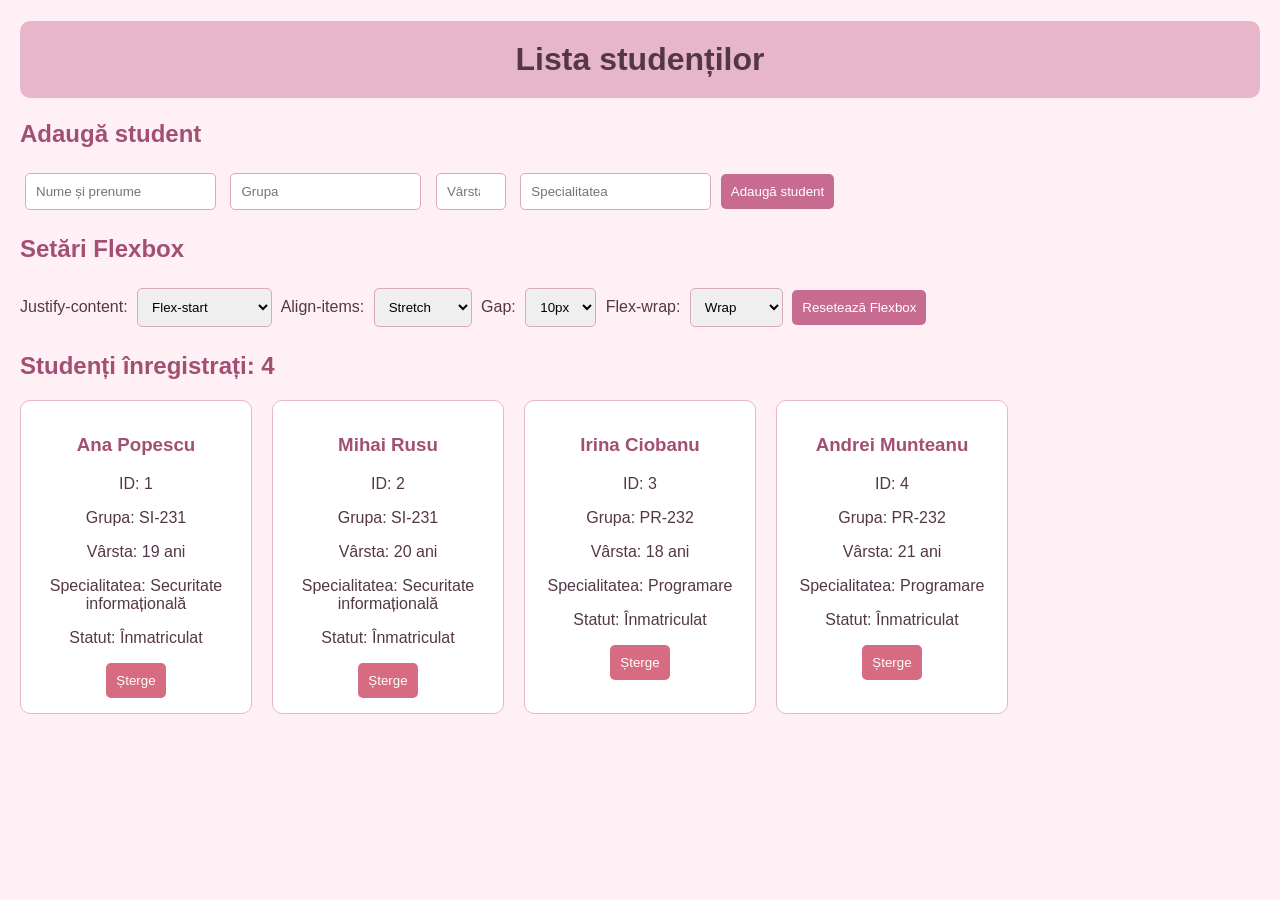
<file: Laborator 5/index.html>
<!DOCTYPE html>
<html lang="ro">
<head>
    <meta charset="UTF-8">
    <meta name="viewport" content="width=device-width, initial-scale=1.0">

    <title>Lista studenților</title>

    <link rel="stylesheet" href="style.css">
    <script src="script.js" defer></script>
</head>
<body>

    <h1>Lista studenților</h1>

    <h2>Adaugă student</h2>

    <form id="formular">

        <input type="text" id="nume"
               placeholder="Nume și prenume" required>

        <input type="text" id="grupa"
               placeholder="Grupa" required>

        <input type="number" id="varsta"
               placeholder="Vârsta" min="14" max="100" required>

        <input type="text" id="specialitate"
               placeholder="Specialitatea" required>

        <button type="submit">Adaugă student</button>

    </form>

    <h2>Setări Flexbox</h2>

    <label>Justify-content:</label>

    <select id="justify">
        <option value="flex-start">Flex-start</option>
        <option value="center">Center</option>
        <option value="flex-end">Flex-end</option>
        <option value="space-between">Space-between</option>
        <option value="space-around">Space-around</option>
        <option value="space-evenly">Space-evenly</option>
    </select>

    <label>Align-items:</label>

    <select id="align">
        <option value="stretch">Stretch</option>
        <option value="center">Center</option>
        <option value="flex-start">Flex-start</option>
        <option value="flex-end">Flex-end</option>
    </select>

    <label>Gap:</label>

    <select id="gap">
        <option value="10px">10px</option>
        <option value="20px">20px</option>
        <option value="30px">30px</option>
    </select>

    <label>Flex-wrap:</label>

    <select id="wrap">
        <option value="wrap">Wrap</option>
        <option value="nowrap">No-wrap</option>
    </select>

    <button type="button" id="reset">
        Resetează Flexbox
    </button>

    <h2>
        Studenți înregistrați:
        <span id="numar">0</span>
    </h2>

    <div id="lista"></div>

    <p id="mesaj"></p>

</body>
</html>
</file>
<file: Laborator 1/style.css>
* {
    margin: 0;
    padding: 0;
    box-sizing: border-box;
}

html {
    scroll-behavior: smooth;
}

body {
    font-family: Arial, Helvetica, sans-serif;
    background: #0b0d10;
    color: #ffffff;
    line-height: 1.6;
}


/* =========================
   NAVBAR
========================= */

header {
    position: fixed;
    top: 0;
    left: 0;
    width: 100%;
    z-index: 1000;
    background: rgba(11, 13, 16, 0.95);
    border-bottom: 1px solid #22262c;
}

.navbar {
    max-width: 1200px;
    margin: auto;
    height: 80px;

    display: flex;
    align-items: center;
    justify-content: space-between;

    padding: 0 30px;
}

.logo {
    font-size: 26px;
    font-weight: bold;
    letter-spacing: 1px;
}

.logo span {
    color: #e63946;
}

.nav-links {
    display: flex;
    list-style: none;
    gap: 35px;
}

.nav-links a {
    color: #ffffff;
    text-decoration: none;
    font-size: 15px;
    transition: 0.3s;
}

.nav-links a:hover {
    color: #e63946;
}

.menu-btn {
    display: none;
    background: none;
    border: none;
    color: white;
    font-size: 25px;
    cursor: pointer;
}


/* =========================
   HERO
========================= */

.hero {
    min-height: 100vh;
    max-width: 1200px;
    margin: auto;

    display: flex;
    align-items: center;
    justify-content: space-between;

    padding: 120px 30px 80px;
}

.hero-content {
    width: 50%;
}

.subtitle {
    color: #e63946;
    font-size: 13px;
    font-weight: bold;
    letter-spacing: 3px;
    margin-bottom: 15px;
}

.hero h1 {
    font-size: clamp(45px, 6vw, 78px);
    line-height: 1.05;
    margin-bottom: 25px;
}

.hero h1 span {
    color: #e63946;
}

.hero-text {
    max-width: 500px;
    color: #aeb4bc;
    font-size: 17px;
    margin-bottom: 35px;
}

.btn {
    display: inline-block;

    padding: 14px 28px;

    background: #e63946;
    color: white;

    border: none;
    border-radius: 5px;

    font-size: 15px;
    font-weight: bold;

    text-decoration: none;
    cursor: pointer;

    transition: 0.3s;
}

.btn:hover {
    background: #c92d3a;
    transform: translateY(-2px);
}


/* =========================
   HERO CAR
========================= */

.hero-car {
    width: 45%;
    height: 350px;

    display: flex;
    align-items: center;
    justify-content: center;

    background:
        linear-gradient(135deg, #181c21, #0f1115);

    border-radius: 15px;

    border: 1px solid #292e35;

    box-shadow: 0 30px 80px rgba(0, 0, 0, 0.5);
}

.car-placeholder {
    font-size: 45px;
    font-weight: bold;
    letter-spacing: 8px;
    color: #3b4149;
}


/* =========================
   CARS SECTION
========================= */

.cars-section {
    padding: 100px 30px;
    background: #101318;
}

.section-title {
    max-width: 700px;
    margin: 0 auto 60px;
    text-align: center;
}

.section-title h2 {
    font-size: 45px;
    margin-bottom: 15px;
}

.section-title > p:last-child {
    color: #9299a2;
}


/* =========================
   CARDS
========================= */

.cars-container {
    max-width: 1200px;
    margin: auto;

    display: grid;
    grid-template-columns: repeat(3, 1fr);
    gap: 25px;
}

.car-card {
    background: #181c21;
    border: 1px solid #292e35;
    border-radius: 10px;
    overflow: hidden;

    transition: 0.3s;
}

.car-card:hover {
    transform: translateY(-8px);
    border-color: #e63946;
    box-shadow: 0 20px 50px rgba(0, 0, 0, 0.35);
}


/* Imaginea mașinii */

.car-image {
    height: 230px;

    display: flex;
    align-items: center;
    justify-content: center;

    background:
        linear-gradient(
            135deg,
            #272d34,
            #111419
        );

    position: relative;
}

.car-image span {
    font-size: 30px;
    font-weight: bold;
    letter-spacing: 5px;
    color: #555c65;
}


/* Informații */

.car-info {
    padding: 25px;
}

.car-type {
    color: #e63946;
    font-size: 11px;
    font-weight: bold;
    letter-spacing: 2px;
}

.car-info h3 {
    font-size: 27px;
    margin: 5px 0 20px;
}

.car-details {
    display: flex;
    gap: 20px;

    color: #9da4ad;
    font-size: 13px;

    margin-bottom: 25px;
}

.car-bottom {
    display: flex;
    align-items: center;
    justify-content: space-between;
}

.car-bottom strong {
    font-size: 20px;
}

.details-btn {
    padding: 9px 15px;

    background: transparent;
    color: #ffffff;

    border: 1px solid #454b53;
    border-radius: 4px;

    cursor: pointer;

    transition: 0.3s;
}

.details-btn:hover {
    background: #e63946;
    border-color: #e63946;
}


/* =========================
   ABOUT
========================= */

.about-section {
    min-height: 550px;

    display: flex;
    align-items: center;

    padding: 100px 30px;

    background:
        linear-gradient(
            90deg,
            #0b0d10 40%,
            #171b20
        );
}

.about-content {
    max-width: 600px;
    margin-left: max(30px, calc((100% - 1140px) / 2));
}

.about-content h2 {
    font-size: 50px;
    line-height: 1.1;
    margin-bottom: 25px;
}

.about-content > p:not(.subtitle) {
    color: #aeb4bc;
    margin-bottom: 30px;
}


/* =========================
   CONTACT
========================= */

.contact-section {
    padding: 100px 30px;
    background: #101318;
}

#contactForm {
    max-width: 650px;
    margin: auto;

    display: flex;
    flex-direction: column;
    gap: 15px;
}

#contactForm input,
#contactForm textarea {
    width: 100%;

    padding: 16px;

    background: #181c21;
    color: white;

    border: 1px solid #30353c;
    border-radius: 5px;

    font-family: inherit;
    font-size: 14px;

    outline: none;

    transition: 0.3s;
}

#contactForm input:focus,
#contactForm textarea:focus {
    border-color: #e63946;
}

#contactForm textarea {
    resize: vertical;
}


/* =========================
   FOOTER
========================= */

footer {
    min-height: 100px;

    display: flex;
    align-items: center;
    justify-content: space-between;

    max-width: 1200px;
    margin: auto;

    padding: 30px;

    color: #777f88;
}

footer p {
    font-size: 13px;
}


/* =========================
   RESPONSIVE
========================= */

@media (max-width: 800px) {

    .nav-links {
        display: none;
    }

    .menu-btn {
        display: block;
    }

    .hero {
        flex-direction: column;
        justify-content: center;
        gap: 50px;
    }

    .hero-content {
        width: 100%;
        text-align: center;
    }

    .hero-text {
        margin-left: auto;
        margin-right: auto;
    }

    .hero-car {
        width: 100%;
        height: 250px;
    }

    .cars-container {
        grid-template-columns: 1fr;
        max-width: 500px;
    }

    .about-content {
        margin-left: 0;
    }

    footer {
        flex-direction: column;
        gap: 15px;
        text-align: center;
    }
}
```
</file>
<file: Laborator 2/style.css>
* {
    margin: 0;
    padding: 0;
    box-sizing: border-box;
}

body {
    font-family: Arial, sans-serif;
    background-color: #f4f6f8;
    color: #2c2c2c;
    line-height: 1.6;
}

header {
    background: linear-gradient(135deg, #1e3c72, #2a5298);
    color: white;
    text-align: center;
    padding: 50px 20px;
}

header h1 {
    font-size: 36px;
    margin-bottom: 10px;
}

header p {
    font-size: 18px;
}

nav {
    background-color: white;
    text-align: center;
    padding: 20px;

    box-shadow: 0 3px 10px rgba(0, 0, 0, 0.1);
}

nav h2 {
    color: #1e3c72;
    margin-bottom: 15px;
}

nav a {
    display: inline-block;

    text-decoration: none;
    color: #2a5298;

    font-weight: bold;

    margin: 5px 10px;
    padding: 8px 12px;

    border-radius: 6px;

    transition: 0.3s;
}

nav a:hover {
    background-color: #2a5298;
    color: white;
}

main {
    width: 90%;
    max-width: 1100px;

    margin: 40px auto;
}

main>div {
    background-color: white;

    margin-bottom: 35px;
    padding: 30px;

    border-radius: 15px;

    box-shadow: 0 5px 18px rgba(0, 0, 0, 0.08);

    border-left: 6px solid #2a5298;
}

h2 {
    color: #1e3c72;
    margin-bottom: 15px;
}

h3 {
    color: #2a5298;

    margin-top: 25px;
    margin-bottom: 12px;
}

p {
    margin-bottom: 15px;
}

ul,
ol,
dl {
    margin-left: 25px;
    margin-bottom: 20px;
}

li {
    margin-bottom: 8px;
}

dt {
    font-weight: bold;
    color: #1e3c72;

    margin-top: 15px;
}

dd {
    margin-left: 20px;
    color: #555;
}

main a {
    color: #2a5298;

    font-weight: bold;
    text-decoration: none;
}

main a:hover {
    text-decoration: underline;
}

.flag {
    border-collapse: collapse;

    margin: 15px 0 25px;

    width: 300px;
    height: 150px;
}

.flag td {
    border: 1px solid #777;

    padding: 0;
}

.comparison-table {
    width: 100%;

    border-collapse: collapse;

    margin-top: 20px;
}

.comparison-table th {
    background-color: #1e3c72;
    color: white;

    padding: 12px;

    border: 1px solid #ccc;
}

.comparison-table td {
    padding: 12px;

    text-align: center;

    border: 1px solid #ccc;
}

.comparison-table tr:nth-child(even) {
    background-color: #f0f3f7;
}

.comparison-table tr:hover {
    background-color: #e2e8f0;
}

footer {
    background-color: #1e3c72;

    color: white;

    text-align: center;

    padding: 25px;

    margin-top: 50px;
}

footer a {
    color: white;

    text-decoration: none;

    font-weight: bold;
}

footer a:hover {
    text-decoration: underline;
}

@media (max-width: 700px) {

    header h1 {
        font-size: 28px;
    }

    nav a {
        display: block;

        width: 90%;

        margin: 8px auto;
    }

    main {
        width: 95%;
    }

    main>div {
        padding: 20px;
    }

    .flag {
        width: 250px;
        height: 125px;
    }

    .comparison-table {
        font-size: 14px;
    }

    .comparison-table th,
    .comparison-table td {
        padding: 8px;
    }
}
</file>
<file: Laborator 3/style.css>
/* =========================
   RESET
========================= */

* {
    margin: 0;
    padding: 0;
    box-sizing: border-box;
}


/* =========================
   BODY
========================= */

body {
    font-family: Arial, sans-serif;

    background: linear-gradient(
        135deg,
        #fff5f8,
        #fce4ec
    );

    color: #3d3035;

    min-height: 100vh;
}


/* =========================
   HEADER
========================= */

header {
    background: linear-gradient(
        135deg,
        #e8a9ba,
        #d98ca4
    );

    color: white;

    text-align: center;

    padding: 50px 20px;

    box-shadow:
        0 4px 12px rgba(180, 100, 125, 0.18);
}

header h1 {
    font-size: 40px;

    margin-bottom: 10px;
}

header p {
    font-size: 18px;
}


/* =========================
   MAIN
========================= */

main {
    width: 90%;

    max-width: 1000px;

    margin: 40px auto;
}


/* =========================
   CARDURI
========================= */

.card {
    background-color: white;

    padding: 30px;

    margin-bottom: 30px;

    border-radius: 16px;

    box-shadow:
        0 5px 20px rgba(180, 100, 125, 0.10);

    border-left: 6px solid #dfa0b2;
}

.card h2 {
    color: #b85c78;

    margin-bottom: 15px;
}

.card h3 {
    color: #b85c78;

    margin-bottom: 12px;
}

.card p {
    margin-bottom: 15px;

    line-height: 1.6;
}


/* =========================
   INPUTURI
========================= */

.inputs {
    display: flex;

    gap: 12px;

    flex-wrap: wrap;

    margin: 20px 0;
}

input {
    padding: 12px 15px;

    border: 1px solid #e1b9c5;

    border-radius: 8px;

    font-size: 15px;

    outline: none;

    transition: 0.3s;
}

input:focus {
    border-color: #d98ca4;

    box-shadow:
        0 0 0 3px rgba(217, 140, 164, 0.15);
}


/* =========================
   BUTOANE
========================= */

button {
    border: none;

    background-color: #d98ca4;

    color: white;

    padding: 12px 20px;

    border-radius: 8px;

    cursor: pointer;

    font-size: 15px;

    font-weight: bold;

    transition: 0.3s;
}

button:hover {
    background-color: #c87591;

    transform: translateY(-2px);
}


/* =========================
   REZULTATE
========================= */

#sumResult,
#studentResult,
#gradeResult {
    margin-top: 15px;

    padding: 12px;

    background-color: #fff0f4;

    border-radius: 8px;

    color: #a34f6b;

    font-weight: bold;
}


/* =========================
   SEPARATOR
========================= */

hr {
    border: none;

    border-top: 1px solid #f0d6de;

    margin: 30px 0;
}


/* =========================
   JOC
========================= */

.game-card {
    text-align: center;
}


/* =========================
   BUTOANELE JOCULUI
========================= */

.choices {
    display: flex;

    justify-content: center;

    gap: 15px;

    flex-wrap: wrap;

    margin: 25px 0;
}

.choice-button {
    min-width: 150px;

    font-size: 16px;
}


/* =========================
   INFORMAȚII JOC
========================= */

.game-info {
    display: grid;

    grid-template-columns: 1fr 1fr;

    gap: 20px;

    margin-top: 25px;
}

.result-box {
    background-color: #fff0f4;

    padding: 20px;

    border-radius: 12px;
}

.result-box h3 {
    color: #b85c78;

    margin-bottom: 10px;
}

.result-box p {
    font-size: 20px;

    font-weight: bold;

    color: #c87591;
}


/* =========================
   REZULTAT RUNDA
========================= */

.round-result {
    background-color: #fde8ef;

    padding: 25px;

    border-radius: 12px;

    margin-top: 25px;
}

.round-result h3 {
    color: #b85c78;

    margin-bottom: 10px;
}

#roundResult {
    font-size: 20px;

    font-weight: bold;
}


/* =========================
   SCOR
========================= */

.score {
    margin-top: 25px;

    padding: 25px;

    background-color: #fff8fa;

    border-radius: 12px;
}

.score h3 {
    color: #b85c78;

    margin-bottom: 15px;
}

.score p {
    margin: 8px 0;
}

.score span {
    font-weight: bold;

    color: #c87591;
}


/* =========================
   MESAJ LIDER
========================= */

#leaderMessage {
    margin-top: 15px;

    font-weight: bold;

    color: #b85c78;
}


/* =========================
   MESAJ FINAL
========================= */

#finalMessage {
    margin-top: 20px;

    padding: 15px;

    border-radius: 10px;

    font-size: 18px;

    font-weight: bold;

    color: #a34f6b;
}


/* =========================
   BUTON JOC NOU
========================= */

.new-game {
    margin-top: 25px;

    background-color: #9e7180;
}

.new-game:hover {
    background-color: #805765;
}


/* =========================
   FOOTER
========================= */

footer {
    background-color: #d98ca4;

    color: white;

    text-align: center;

    padding: 25px;

    margin-top: 50px;
}


/* =========================
   RESPONSIVE
========================= */

@media (max-width: 700px) {

    header h1 {
        font-size: 30px;
    }

    main {
        width: 95%;
    }

    .card {
        padding: 20px;
    }

    .game-info {
        grid-template-columns: 1fr;
    }

    .choice-button {
        width: 100%;
    }

    input {
        width: 100%;
    }
}
</file>
<file: Laborator 5/style.css>
body {
    font-family: Arial;
    background-color: #fff0f5;
    color: #543747;
    margin: 20px;
}

h1 {
    text-align: center;
    background-color: #e8b6ca;
    padding: 20px;
    border-radius: 10px;
}

h2 {
    color: #a34f73;
}

input, select {
    padding: 10px;
    margin: 5px;
    border: 1px solid #dba9bd;
    border-radius: 5px;
}

button {
    padding: 10px;
    background-color: #c76b91;
    color: white;
    border: none;
    border-radius: 5px;
    cursor: pointer;
}

button:hover {
    background-color: #a94e75;
}

#lista {
    display: flex;
    justify-content: flex-start;
    align-items: stretch;
    flex-wrap: wrap;
    gap: 20px;
    margin-top: 20px;
}

.card {
    background-color: white;
    width: 200px;
    padding: 15px;
    border-radius: 10px;
    border: 1px solid #e8b6ca;
    text-align: center;
}

.card h3 {
    color: #a34f73;
}

.card button {
    background-color: #d66b82;
}

#mesaj {
    color: #a34f73;
    font-weight: bold;
}
</file>
